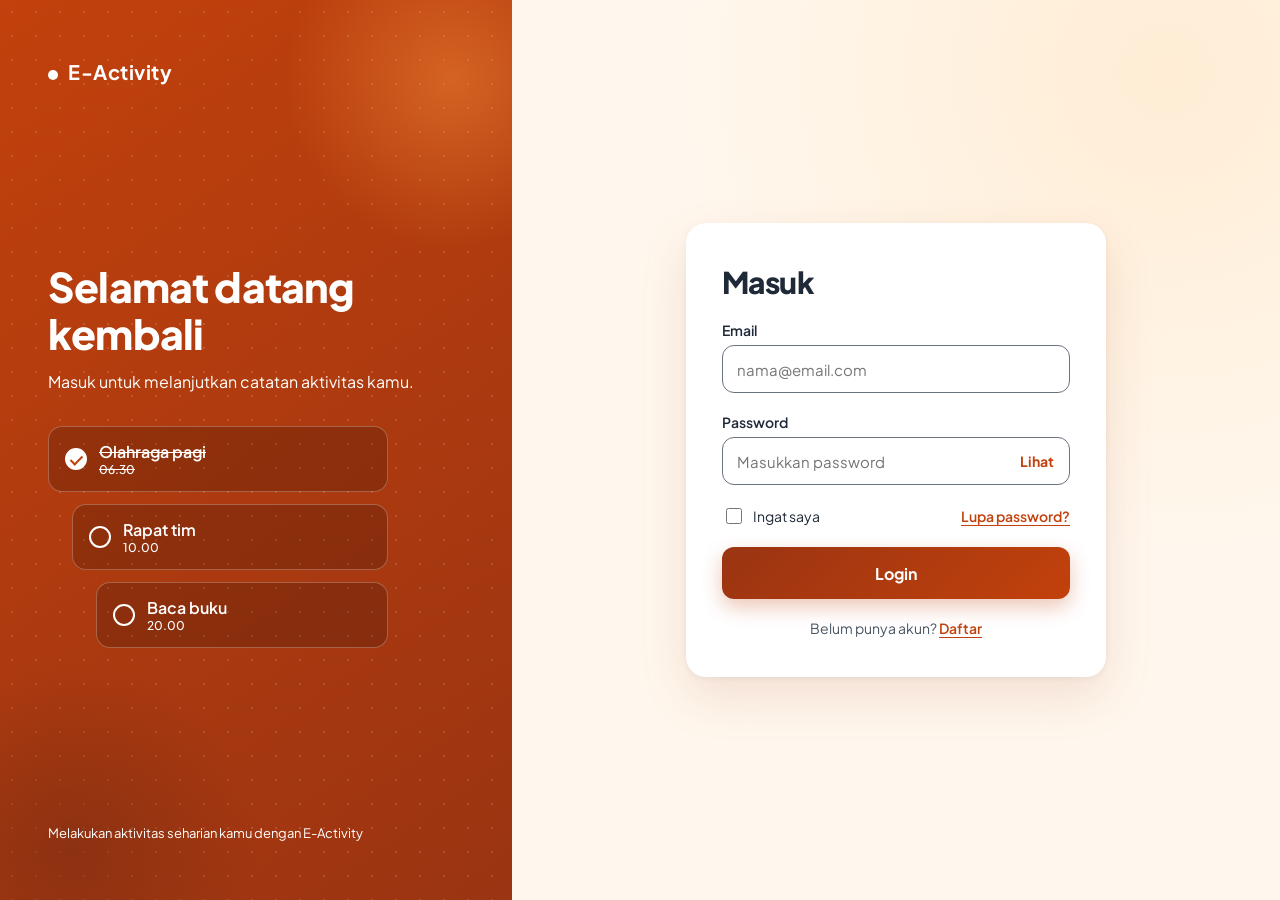
<file: index.html>
<!DOCTYPE html>
<!-- lang="id" memberi tahu browser bahwa halaman ini berbahasa Indonesia -->
<html lang="id">
<head>
  <meta charset="UTF-8">
  <!-- Baris viewport ini wajib supaya tampilan responsif di HP -->
  <meta name="viewport" content="width=device-width, initial-scale=1.0">
  <title>Masuk | E-Activity</title>

  <!-- File CSS (tampilan) akan kita buat setelah index.html selesai -->
  <link rel="stylesheet" href="style.css">
</head>
<body>

  <!-- Pembungkus seluruh halaman. Di desktop: panel kiri + form kanan -->
  <main class="login-page">

    <!-- PANEL KIRI: identitas aplikasi (di HP bisa dikecilkan lewat CSS) -->
    <section class="brand-panel">
      <p class="brand-name">E-Activity</p>

      <div class="brand-hero">
        <h1>Selamat datang kembali</h1>
        <p>Masuk untuk melanjutkan catatan aktivitas kamu.</p>

        <!-- Kartu pratinjau: hiasan saja, disembunyikan dari screen reader -->
        <ul class="preview-list" aria-hidden="true">
          <li class="preview-card done">
            <span class="check"></span>
            <span>Olahraga pagi <small>06.30</small></span>
          </li>
          <li class="preview-card">
            <span class="check"></span>
            <span>Rapat tim <small>10.00</small></span>
          </li>
          <li class="preview-card">
            <span class="check"></span>
            <span>Baca buku <small>20.00</small></span>
          </li>
        </ul>
      </div>

      <p class="brand-note">Melakukan aktivitas seharian kamu dengan E-Activity</p>
    </section>

    <!-- PANEL KANAN: form login -->
    <section class="form-panel">

      <!-- novalidate: matikan validasi bawaan browser, supaya pesan error
           kita sendiri (dari script.js) yang tampil dan bisa diuji -->
      <form id="login-form" class="login-form" novalidate>
        <h2>Masuk</h2>

        <!-- Pesan umum (misalnya: "Email atau password salah" atau
             "Akun terkunci sementara"). Awalnya kosong. -->
        <p id="form-message" class="form-message" role="alert" aria-live="polite"></p>

        <!-- FIELD EMAIL -->
        <div class="field">
          <label for="email">Email</label>
          <input
            type="email"
            id="email"
            name="email"
            placeholder="nama@email.com"
            autocomplete="username"
            aria-describedby="email-error">
          <!-- Tempat pesan error khusus email (diisi oleh JavaScript) -->
          <span id="email-error" class="field-error"></span>
        </div>

        <!-- FIELD PASSWORD -->
        <div class="field">
          <label for="password">Password</label>
          <div class="password-wrapper">
            <input
              type="password"
              id="password"
              name="password"
              placeholder="Masukkan password"
              autocomplete="current-password"
              aria-describedby="password-error">
            <!-- type="button" supaya tombol ini tidak ikut mengirim form -->
            <button
              type="button"
              id="toggle-password"
              class="toggle-password"
              aria-label="Tampilkan password">
              Lihat
            </button>
          </div>
          <span id="password-error" class="field-error"></span>
        </div>

        <!-- BARIS: Ingat saya + Lupa password -->
        <div class="options-row">
          <label class="remember">
            <input type="checkbox" id="remember" name="remember">
            Ingat saya
          </label>
          <a href="forgot.html" id="forgot-link">Lupa password?</a>
        </div>

        <!-- TOMBOL LOGIN: type="submit" supaya bisa ditekan dengan Enter -->
        <button type="submit" id="login-button" class="login-button">Login</button>

        <!-- LINK KE REGISTRASI (project kedua nanti) -->
        <p class="register-text">
          Belum punya akun? <a href="register.html" id="register-link">Daftar</a>
        </p>
      </form>

    </section>
  </main>

  <!-- File JavaScript (logika) dimuat paling bawah, setelah semua elemen
       di atas ada. Akan kita buat setelah style.css -->
  <script src="script.js"></script>
</body>
</html>
</file>
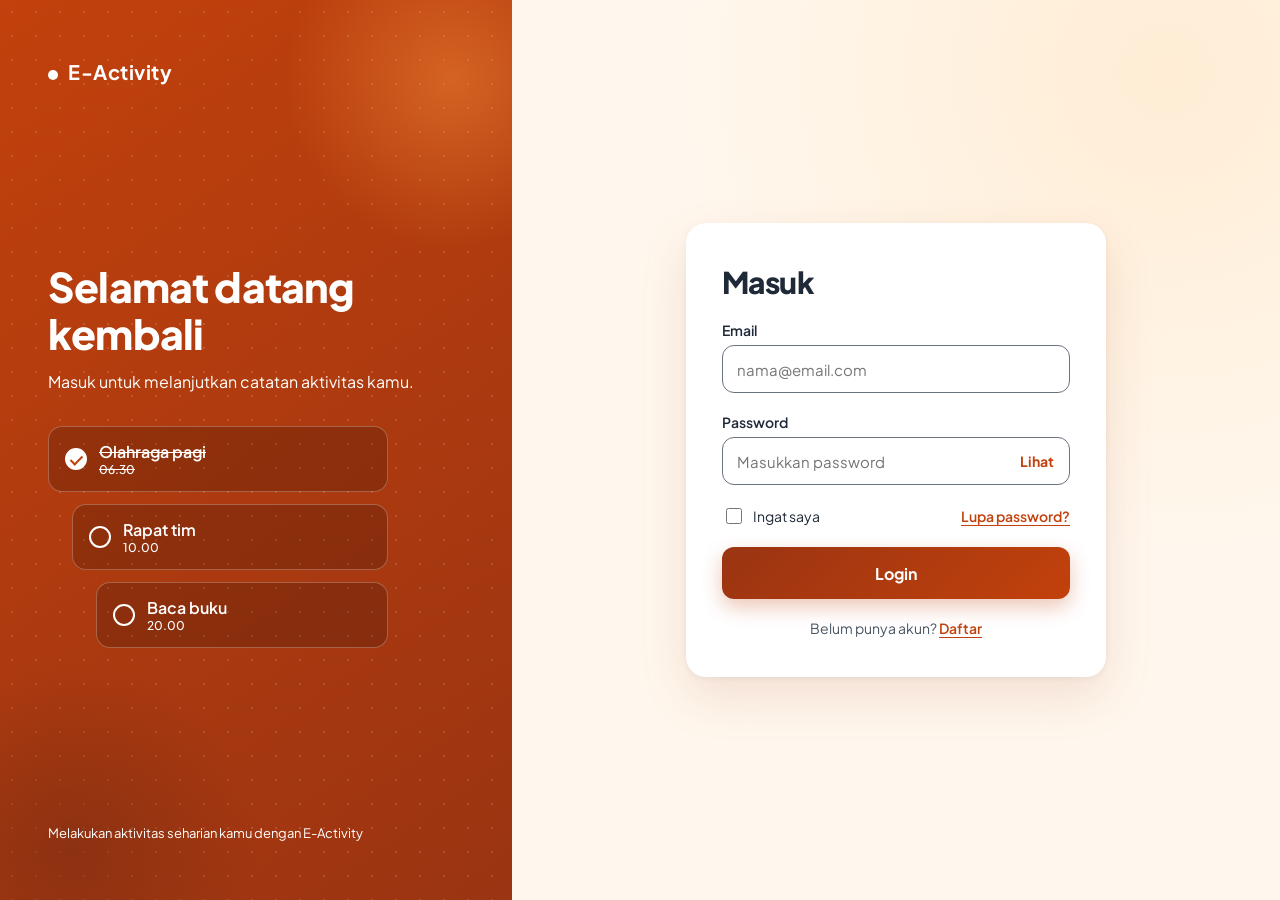
<file: dashboard.html>
<!DOCTYPE html>
<html lang="id">
<head>
  <meta charset="UTF-8">
  <meta name="viewport" content="width=device-width, initial-scale=1.0">
  <title>Dashboard | E-Activity</title>

  <!-- style.css dipakai lagi supaya warna dan font sama dengan halaman login -->
  <link rel="stylesheet" href="style.css">

  <!-- Gaya khusus dashboard ditulis di sini supaya style.css tetap rapi -->
  <style>
    .topbar {
      display: flex;
      justify-content: space-between;
      align-items: center;
      padding: 16px 32px;
      background: var(--warna-utama);
      color: var(--putih);
    }

    .topbar .brand-name {
      font-size: 20px;
    }

    .logout-button {
      height: 40px;
      padding: 0 20px;
      border: 2px solid var(--putih);
      border-radius: 8px;
      background: transparent;
      color: var(--putih);
      font-size: 14px;
      font-weight: 600;
      cursor: pointer;
    }

    .logout-button:hover {
      background: var(--putih);
      color: var(--warna-utama);
    }

    .logout-button:focus-visible {
      outline: 3px solid #FDBA74;
      outline-offset: 2px;
    }

    .dashboard-content {
      max-width: 720px;
      margin: 48px auto;
      padding: 0 24px;
    }

    .dashboard-content h1 {
      margin: 0 0 8px;
      font-size: 28px;
    }

    .dashboard-content p {
      margin: 0 0 24px;
      color: var(--teks-redup);
      line-height: 1.5;
    }

    .card {
      padding: 24px;
      border: 1px solid var(--garis);
      border-radius: 12px;
    }

    .card h2 {
      margin: 0 0 8px;
      font-size: 18px;
    }

    .card p {
      margin: 0;
    }

    @media (max-width: 768px) {
      .topbar {
        padding: 16px 24px;
      }
    }
  </style>
</head>

<!-- hidden: halaman disembunyikan dulu. Baru ditampilkan oleh script
     di bawah kalau pengguna terbukti sudah login. -->
<body hidden>

  <header class="topbar">
    <p class="brand-name">E-Activity</p>
    <button type="button" id="logout-button" class="logout-button">Logout</button>
  </header>

  <main class="dashboard-content">
    <h1>Selamat datang di E-Activity</h1>
    <p>Kamu berhasil masuk. Ini halaman dashboard sederhana untuk pengujian login.</p>

    <section class="card">
      <h2>Catatan aktivitas hari ini</h2>
      <p>Belum ada catatan aktivitas.</p>
    </section>
  </main>

  <script>
    /* PROTEKSI HALAMAN (REQ-08)
       script.js menyimpan tanda "sudahLogin" saat login berhasil.
       Kalau tanda itu tidak ada, pengguna dikembalikan ke halaman login. */
    const KEY_SESI = "sudahLogin";

    if (sessionStorage.getItem(KEY_SESI) !== "true") {
      // replace() supaya tombol Back tidak kembali ke dashboard
      window.location.replace("index.html");
    } else {
      // Sudah login: tampilkan halaman
      document.body.hidden = false;
    }

    /* TOMBOL LOGOUT
       Hapus tanda login, lalu kembali ke halaman login. */
    document.getElementById("logout-button").addEventListener("click", function () {
      sessionStorage.removeItem(KEY_SESI);
      window.location.replace("index.html");
    });
  </script>
</body>
</html>
</file>
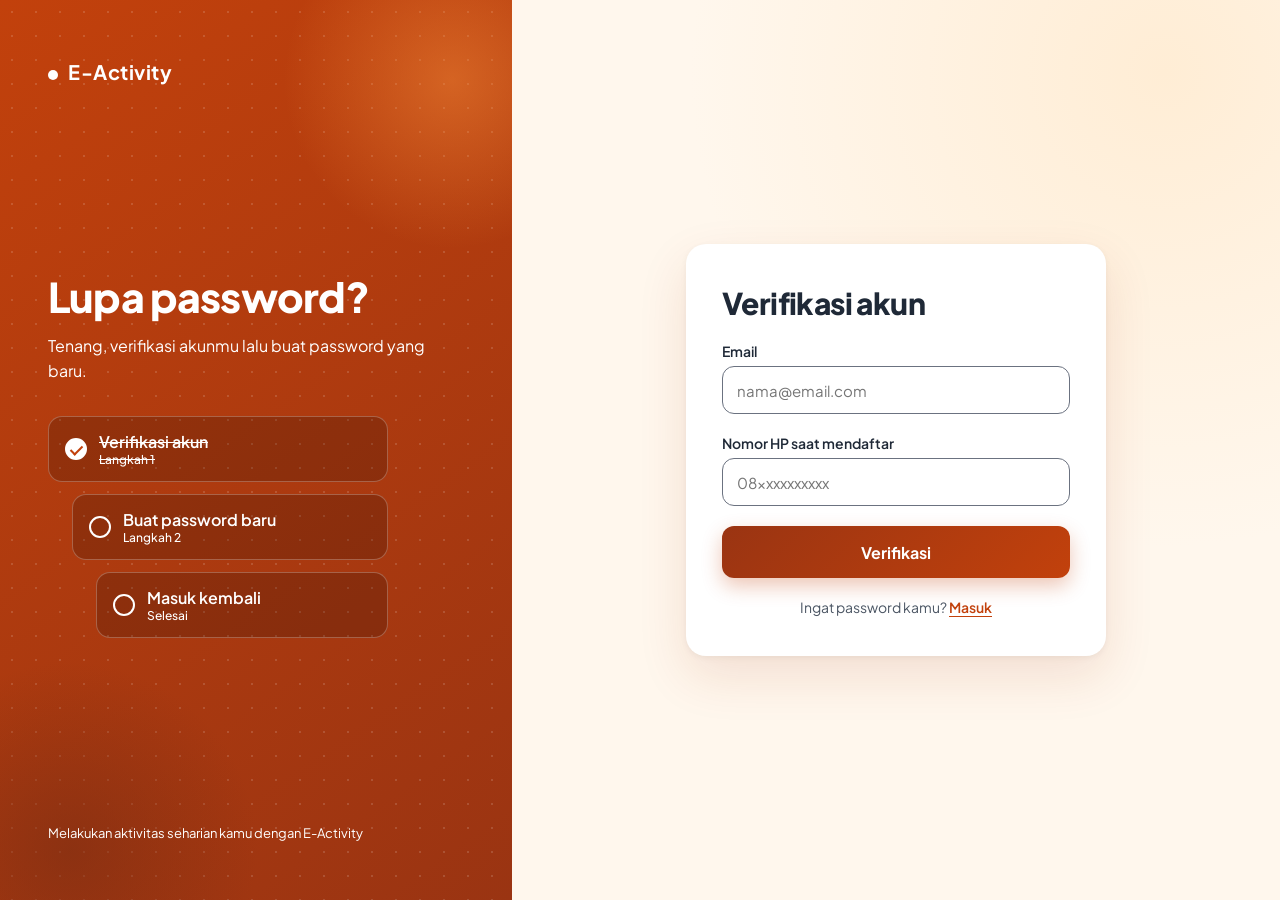
<file: forgot.html>
<!DOCTYPE html>
<html lang="id">
<head>
  <meta charset="UTF-8">
  <meta name="viewport" content="width=device-width, initial-scale=1.0">
  <title>Lupa Password | E-Activity</title>
  <link rel="stylesheet" href="style.css">
</head>
<body>

  <main class="login-page">

    <!-- PANEL KIRI -->
    <section class="brand-panel">
      <p class="brand-name">E-Activity</p>

      <div class="brand-hero">
        <h1>Lupa password?</h1>
        <p>Tenang, verifikasi akunmu lalu buat password yang baru.</p>

        <ul class="preview-list" aria-hidden="true">
          <li class="preview-card done">
            <span class="check"></span>
            <span>Verifikasi akun <small>Langkah 1</small></span>
          </li>
          <li class="preview-card">
            <span class="check"></span>
            <span>Buat password baru <small>Langkah 2</small></span>
          </li>
          <li class="preview-card">
            <span class="check"></span>
            <span>Masuk kembali <small>Selesai</small></span>
          </li>
        </ul>
      </div>

      <p class="brand-note">Melakukan aktivitas seharian kamu dengan E-Activity</p>
    </section>

    <!-- PANEL KANAN -->
    <section class="form-panel">

      <!-- LANGKAH 1: VERIFIKASI AKUN (tampil lebih dulu) -->
      <form id="verify-form" class="login-form" novalidate>
        <h2>Verifikasi akun</h2>
        <p id="verify-message" class="form-message" role="alert" aria-live="polite"></p>

        <div class="field">
          <label for="email">Email</label>
          <input type="email" id="email" name="email" placeholder="nama@email.com"
                 autocomplete="email" aria-describedby="email-error">
          <span id="email-error" class="field-error"></span>
        </div>

        <div class="field">
          <label for="telepon">Nomor HP saat mendaftar</label>
          <input type="tel" id="telepon" name="telepon" placeholder="08xxxxxxxxxx"
                 inputmode="numeric" autocomplete="tel" aria-describedby="telepon-error">
          <span id="telepon-error" class="field-error"></span>
        </div>

        <button type="submit" id="verify-button" class="login-button">Verifikasi</button>

        <p class="register-text">
          Ingat password kamu? <a href="index.html" id="login-link">Masuk</a>
        </p>
      </form>

      <!-- LANGKAH 2: PASSWORD BARU (disembunyikan sampai verifikasi berhasil).
           display: none dipasang langsung di sini; script.js forgot.js
           menghapusnya saat verifikasi berhasil. -->
      <form id="reset-form" class="login-form" style="display: none" novalidate>
        <h2>Password baru</h2>
        <p id="reset-message" class="form-message" role="alert" aria-live="polite"></p>

        <div class="field">
          <label for="password">Password baru</label>
          <div class="password-wrapper">
            <input type="password" id="password" name="password"
                   placeholder="Minimal 8 karakter, huruf dan angka"
                   autocomplete="new-password" aria-describedby="password-error">
            <button type="button" class="toggle-password" data-target="password"
                    aria-label="Tampilkan password">Lihat</button>
          </div>
          <span id="password-error" class="field-error"></span>
        </div>

        <div class="field">
          <label for="konfirmasi">Konfirmasi password baru</label>
          <div class="password-wrapper">
            <input type="password" id="konfirmasi" name="konfirmasi"
                   placeholder="Ulangi password baru" autocomplete="new-password"
                   aria-describedby="konfirmasi-error">
            <button type="button" class="toggle-password" data-target="konfirmasi"
                    aria-label="Tampilkan konfirmasi password">Lihat</button>
          </div>
          <span id="konfirmasi-error" class="field-error"></span>
        </div>

        <button type="submit" id="reset-button" class="login-button">Simpan password baru</button>
      </form>

    </section>
  </main>

  <script src="forgot.js"></script>
</body>
</html>
</file>
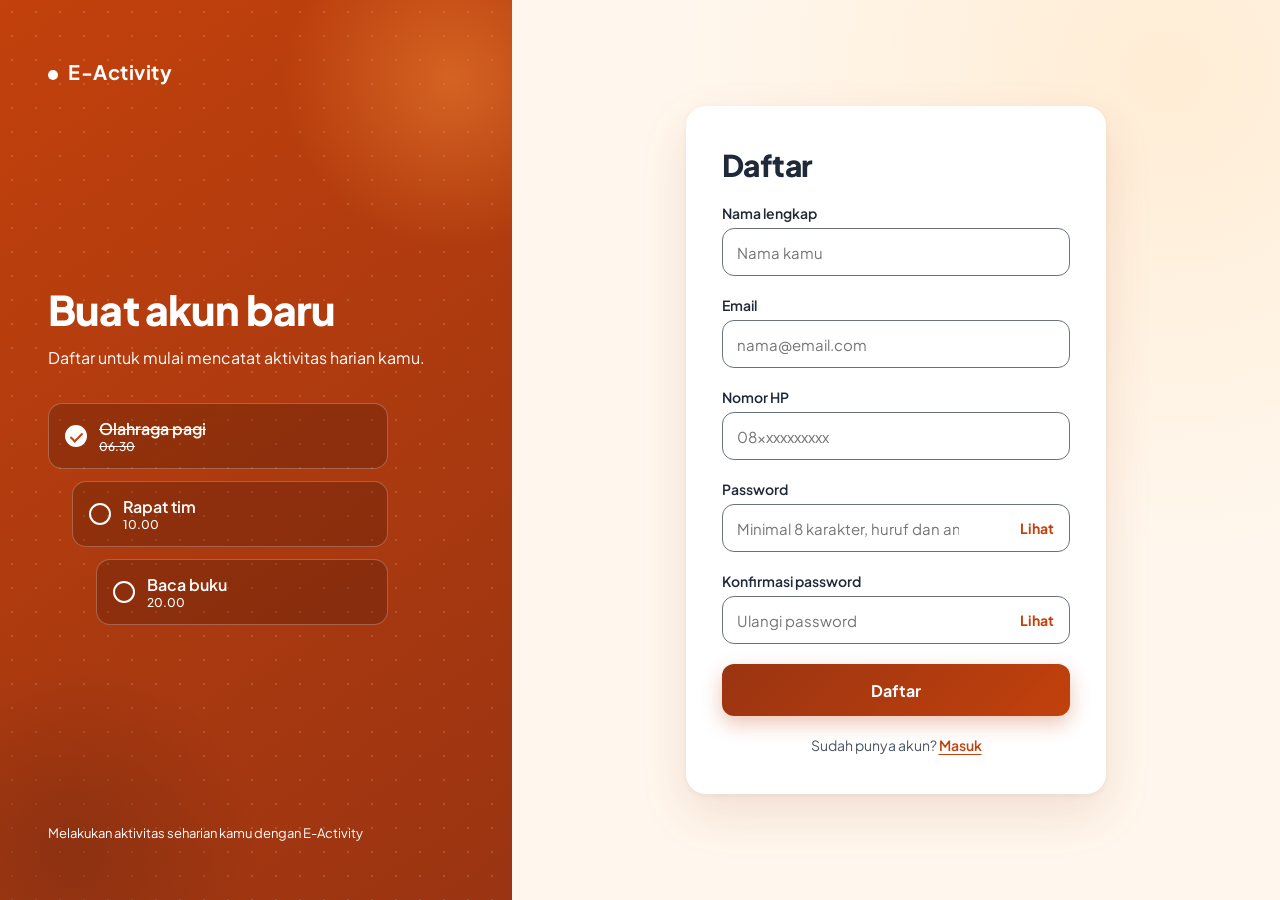
<file: register.html>
<!DOCTYPE html>
<html lang="id">
<head>
  <meta charset="UTF-8">
  <meta name="viewport" content="width=device-width, initial-scale=1.0">
  <title>Daftar | E-Activity</title>

  <!-- Memakai style.css yang sama dengan halaman login,
       jadi tampilannya otomatis serasi -->
  <link rel="stylesheet" href="style.css">
</head>
<body>

  <main class="login-page">

    <!-- PANEL KIRI (sama seperti halaman login, teksnya diganti) -->
    <section class="brand-panel">
      <p class="brand-name">E-Activity</p>

      <div class="brand-hero">
        <h1>Buat akun baru</h1>
        <p>Daftar untuk mulai mencatat aktivitas harian kamu.</p>

        <ul class="preview-list" aria-hidden="true">
          <li class="preview-card done">
            <span class="check"></span>
            <span>Olahraga pagi <small>06.30</small></span>
          </li>
          <li class="preview-card">
            <span class="check"></span>
            <span>Rapat tim <small>10.00</small></span>
          </li>
          <li class="preview-card">
            <span class="check"></span>
            <span>Baca buku <small>20.00</small></span>
          </li>
        </ul>
      </div>

      <p class="brand-note">Melakukan aktivitas seharian kamu dengan E-Activity</p>
    </section>

    <!-- PANEL KANAN: form pendaftaran -->
    <section class="form-panel">
      <form id="register-form" class="login-form" novalidate>
        <h2>Daftar</h2>

        <!-- Pesan umum (berhasil atau gagal) -->
        <p id="form-message" class="form-message" role="alert" aria-live="polite"></p>

        <!-- NAMA LENGKAP -->
        <div class="field">
          <label for="nama">Nama lengkap</label>
          <input type="text" id="nama" name="nama" placeholder="Nama kamu"
                 autocomplete="name" aria-describedby="nama-error">
          <span id="nama-error" class="field-error"></span>
        </div>

        <!-- EMAIL -->
        <div class="field">
          <label for="email">Email</label>
          <input type="email" id="email" name="email" placeholder="nama@email.com"
                 autocomplete="email" aria-describedby="email-error">
          <span id="email-error" class="field-error"></span>
        </div>

        <!-- NOMOR HP -->
        <div class="field">
          <label for="telepon">Nomor HP</label>
          <input type="tel" id="telepon" name="telepon" placeholder="08xxxxxxxxxx"
                 inputmode="numeric" autocomplete="tel" aria-describedby="telepon-error">
          <span id="telepon-error" class="field-error"></span>
        </div>

        <!-- PASSWORD -->
        <div class="field">
          <label for="password">Password</label>
          <div class="password-wrapper">
            <input type="password" id="password" name="password"
                   placeholder="Minimal 8 karakter, huruf dan angka"
                   autocomplete="new-password" aria-describedby="password-error">
            <!-- data-target = id kolom yang dikendalikan tombol ini -->
            <button type="button" class="toggle-password" data-target="password"
                    aria-label="Tampilkan password">Lihat</button>
          </div>
          <span id="password-error" class="field-error"></span>
        </div>

        <!-- KONFIRMASI PASSWORD -->
        <div class="field">
          <label for="konfirmasi">Konfirmasi password</label>
          <div class="password-wrapper">
            <input type="password" id="konfirmasi" name="konfirmasi"
                   placeholder="Ulangi password" autocomplete="new-password"
                   aria-describedby="konfirmasi-error">
            <button type="button" class="toggle-password" data-target="konfirmasi"
                    aria-label="Tampilkan konfirmasi password">Lihat</button>
          </div>
          <span id="konfirmasi-error" class="field-error"></span>
        </div>

        <button type="submit" id="register-button" class="login-button">Daftar</button>

        <p class="register-text">
          Sudah punya akun? <a href="index.html" id="login-link">Masuk</a>
        </p>
      </form>
    </section>
  </main>

  <script src="register.js"></script>
</body>
</html>
</file>
<file: style.css>
/* ==========================================================
   style.css - tampilan halaman login E-Activity (versi modern)
   Perubahan dari versi pertama: font baru, panel gradien dengan
   bentuk melayang, form berbentuk kartu, animasi halus.
   Nama class dan id TIDAK berubah, jadi script.js dan test case
   tetap berlaku.
   ========================================================== */

/* 1. FONT
   Plus Jakarta Sans diambil dari Google Fonts (butuh internet).
   Kalau gagal dimuat, browser memakai font cadangan di --font. */
   @import url("https://fonts.googleapis.com/css2?family=Plus+Jakarta+Sans:wght@400;500;600;700;800&display=swap");

   /* 2. VARIABEL (warna dan font). Ubah di sini untuk ganti tema. */
   :root {
     --warna-utama: #C2410C;
     --warna-utama-gelap: #9A3412;
     --teks: #1F2937;
     --teks-redup: #4B5563;
     --garis: #6B7280;
     --error: #B91C1C;
     --sukses: #166534;
     --putih: #FFFFFF;
     --latar-form: #FFF7ED;
     --font: "Plus Jakarta Sans", "Segoe UI", Arial, sans-serif;
   }
   
   * {
     box-sizing: border-box;
   }
   
   body {
     margin: 0;
     font-family: var(--font);
     color: var(--teks);
     background: var(--putih);
   }
   
   /* Tombol dan kolom isian tidak otomatis memakai font body */
   button,
   input {
     font-family: inherit;
   }
   
   /* 3. ANIMASI
      keyframes = definisi gerakan. Dipakai lewat properti "animation". */
   @keyframes naik {
     from { opacity: 0; transform: translateY(16px); }
     to   { opacity: 1; transform: none; }
   }
   
   @keyframes melayang {
     from { transform: translate(0, 0) scale(1); }
     to   { transform: translate(-30px, 40px) scale(1.15); }
   }
   
   @keyframes getar {
     0%, 100% { transform: translateX(0); }
     25%      { transform: translateX(-6px); }
     75%      { transform: translateX(6px); }
   }
   
   /* 4. LAYOUT UTAMA */
   .login-page {
     display: flex;
     min-height: 100vh;
   }
   
   /* 5. PANEL KIRI
      Latar: pola titik halus + gradien. Dua bentuk bulat besar
      (::before dan ::after) melayang pelan sebagai hiasan. */
   .brand-panel {
     position: relative;
     overflow: hidden;
     flex: 0 0 40%;
     padding: 56px 48px;
     display: flex;
     flex-direction: column;
     justify-content: space-between;
     color: var(--putih);
     background:
       radial-gradient(rgba(255, 255, 255, 0.14) 1px, transparent 1px) 0 0 / 24px 24px,
       linear-gradient(145deg, #C2410C 0%, #9A3412 100%);
   }
   
   .brand-panel::before,
   .brand-panel::after {
     content: "";
     position: absolute;
     border-radius: 50%;
     pointer-events: none;
     animation: melayang 12s ease-in-out infinite alternate;
   }
   
   .brand-panel::before {
     width: 340px;
     height: 340px;
     top: -90px;
     right: -110px;
     background: radial-gradient(circle, #FB923C, transparent 70%);
     opacity: 0.45;
   }
   
   .brand-panel::after {
     width: 380px;
     height: 380px;
     bottom: -140px;
     left: -120px;
     background: radial-gradient(circle, #7C2D12, transparent 70%);
     opacity: 0.6;
     animation-duration: 16s;
     animation-direction: alternate-reverse;
   }
   
   /* Isi teks berada di atas bentuk hiasan, dan muncul bergantian */
   .brand-panel > * {
     position: relative;
     z-index: 1;
     animation: naik 0.7s ease both;
   }
   
   .brand-panel > :nth-child(2) { animation-delay: 0.1s; }
   .brand-panel > :nth-child(3) { animation-delay: 0.2s; }
   .brand-panel > :nth-child(4) { animation-delay: 0.3s; }
   
   .brand-name {
     margin: 0;
     font-size: 20px;
     font-weight: 700;
     letter-spacing: 0.5px;
   }
   
   /* Titik kecil di depan nama aplikasi */
   .brand-name::before {
     content: "";
     display: inline-block;
     width: 10px;
     height: 10px;
     margin-right: 10px;
     border-radius: 50%;
     background: var(--putih);
   }
   
   .brand-panel h1 {
     margin: 0 0 12px;
     font-size: clamp(2rem, 3.2vw, 2.75rem);
     font-weight: 800;
     line-height: 1.15;
     letter-spacing: -0.02em;
   }
   
   .brand-panel p {
     margin: 0;
     line-height: 1.6;
   }
   
   .brand-note {
     font-size: 13px;
   }
   
   /* 6. PANEL KANAN: latar krem lembut dengan sorotan di pojok */
   .form-panel {
     flex: 1;
     display: flex;
     align-items: center;
     justify-content: center;
     padding: 32px;
     background:
       radial-gradient(circle at 85% 8%, #FFEDD5, transparent 45%),
       var(--latar-form);
   }
   
   /* Form berbentuk kartu putih dengan bayangan lembut */
   .login-form {
     width: 100%;
     max-width: 420px;
     display: flex;
     flex-direction: column;
     gap: 20px;
     padding: 40px 36px;
     border-radius: 20px;
     background: var(--putih);
     box-shadow:
       0 20px 50px rgba(154, 52, 18, 0.12),
       0 2px 6px rgba(0, 0, 0, 0.05);
   }
   
   /* Tiap bagian form muncul naik satu per satu */
   .login-form > * {
     animation: naik 0.5s ease both;
   }
   
   .login-form > :nth-child(1) { animation-delay: 0.05s; }
   .login-form > :nth-child(2) { animation-delay: 0.10s; }
   .login-form > :nth-child(3) { animation-delay: 0.15s; }
   .login-form > :nth-child(4) { animation-delay: 0.20s; }
   .login-form > :nth-child(5) { animation-delay: 0.25s; }
   .login-form > :nth-child(6) { animation-delay: 0.30s; }
   .login-form > :nth-child(7) { animation-delay: 0.35s; }
   
   .login-form h2 {
     margin: 0;
     font-size: 30px;
     font-weight: 800;
     letter-spacing: -0.02em;
   }
   
   /* 7. FIELD */
   .field {
     display: flex;
     flex-direction: column;
     gap: 6px;
   }
   
   .field label {
     font-size: 14px;
     font-weight: 600;
   }
   
   .field input {
     width: 100%;
     height: 48px;
     padding: 0 14px;
     border: 1.5px solid var(--garis);
     border-radius: 12px;
     background: var(--putih);
     font-size: 15px;
     transition: border-color 0.2s, box-shadow 0.2s;
   }
   
   .field input:hover {
     border-color: var(--teks);
   }
   
   /* Saat difokuskan: garis oranye dan cincin cahaya lembut */
   .field input:focus {
     outline: 2px solid transparent;
     border-color: var(--warna-utama);
     box-shadow: 0 0 0 4px rgba(194, 65, 12, 0.18);
   }
   
   /* Kolom bermasalah: garis merah dan sedikit getaran */
   .field input.invalid {
     border-color: var(--error);
     box-shadow: 0 0 0 3px rgba(185, 28, 28, 0.12);
     animation: getar 0.35s ease;
   }
   
   .field input.invalid:focus {
     box-shadow: 0 0 0 4px rgba(185, 28, 28, 0.2);
   }
   
   .field-error {
     font-size: 13px;
     font-weight: 500;
     color: var(--error);
   }
   
   .field-error:empty {
     display: none;
   }
   
   /* 8. PASSWORD + TOMBOL LIHAT */
   .password-wrapper {
     position: relative;
   }
   
   .password-wrapper input {
     padding-right: 110px;
   }
   
   .toggle-password {
     position: absolute;
     top: 0;
     right: 6px;
     height: 48px;
     padding: 0 10px;
     border: 0;
     border-radius: 8px;
     background: transparent;
     color: var(--warna-utama);
     font-size: 14px;
     font-weight: 700;
     cursor: pointer;
     transition: color 0.2s;
   }
   
   .toggle-password:hover {
     color: var(--warna-utama-gelap);
   }
   
   /* 9. BARIS INGAT SAYA + LUPA PASSWORD */
   .options-row {
     display: flex;
     justify-content: space-between;
     align-items: center;
     font-size: 14px;
   }
   
   .remember {
     display: flex;
     align-items: center;
     gap: 8px;
   }
   
   .remember input {
     width: 16px;
     height: 16px;
     accent-color: var(--warna-utama);
   }
   
   a {
     color: var(--warna-utama);
     font-weight: 600;
     text-underline-offset: 3px;
   }
   
   a:hover {
     color: var(--warna-utama-gelap);
   }
   
   /* Penanda fokus keyboard yang jelas untuk tombol dan link */
   .login-button:focus-visible,
   .toggle-password:focus-visible,
   a:focus-visible {
     outline: 3px solid var(--warna-utama-gelap);
     outline-offset: 3px;
   }
   
   /* 10. TOMBOL LOGIN: gradien, naik sedikit saat disorot */
   .login-button {
     height: 52px;
     border: 0;
     border-radius: 12px;
     background: linear-gradient(135deg, var(--warna-utama-gelap), var(--warna-utama));
     color: var(--putih);
     font-size: 16px;
     font-weight: 700;
     cursor: pointer;
     box-shadow: 0 8px 20px rgba(194, 65, 12, 0.3);
     transition: transform 0.15s, box-shadow 0.2s;
   }
   
   .login-button:hover {
     transform: translateY(-2px);
     box-shadow: 0 12px 26px rgba(194, 65, 12, 0.38);
   }
   
   .login-button:active {
     transform: translateY(0) scale(0.99);
   }
   
   /* Saat akun terkunci */
   .login-button:disabled {
     background: #9CA3AF;
     box-shadow: none;
     transform: none;
     cursor: not-allowed;
   }
   
   .register-text {
     margin: 0;
     text-align: center;
     font-size: 14px;
     color: var(--teks-redup);
   }
   
   /* 11. PESAN UMUM DI ATAS FORM */
   .form-message {
     margin: 0;
     padding: 12px 14px;
     border-left: 4px solid transparent;
     border-radius: 12px;
     font-size: 14px;
     font-weight: 500;
   }
   
   .form-message:empty {
     display: none;
   }
   
   .form-message.error {
     border-left-color: var(--error);
     background: #FEE2E2;
     color: var(--error);
   }
   
   .form-message.success {
     border-left-color: var(--sukses);
     background: #DCFCE7;
     color: var(--sukses);
   }
   
   /* 12. TAMPILAN HP (layar 768px ke bawah) */
   @media (max-width: 768px) {
     .login-page {
       flex-direction: column;
     }
   
     .brand-panel {
       flex: none;
       padding: 28px 24px;
       gap: 8px;
     }
   
     .brand-panel::before {
       width: 220px;
       height: 220px;
     }
   
     .brand-panel::after {
       width: 240px;
       height: 240px;
     }
   
     .brand-panel h1 {
       font-size: 1.6rem;
     }
   
     .brand-note {
       display: none;
     }
   
     .form-panel {
       align-items: flex-start;
       padding: 20px;
     }
   
     .login-form {
       padding: 28px 22px;
     }
   }
   
   /* 13. KARTU PRATINJAU AKTIVITAS DI PANEL KIRI */
   .preview-list {
     list-style: none;
     margin: 32px 0 0;
     padding: 0;
     max-width: 340px;
     display: flex;
     flex-direction: column;
     gap: 12px;
   }
   
   .preview-card {
     display: flex;
     align-items: center;
     gap: 12px;
     padding: 14px 16px;
     border: 1px solid rgba(255, 255, 255, 0.25);
     border-radius: 14px;
     background: rgba(0, 0, 0, 0.18);
     font-weight: 600;
     animation: apung 5s ease-in-out infinite alternate;
   }
   
   /* Susunan miring seperti tangga, gerakannya tidak serempak */
   .preview-card:nth-child(2) { margin-left: 24px; animation-delay: -1.5s; }
   .preview-card:nth-child(3) { margin-left: 48px; animation-delay: -3s; }
   
   .preview-card small {
     display: block;
     font-size: 12px;
     font-weight: 500;
   }
   
   /* Lingkaran centang */
   .check {
     position: relative;
     flex: none;
     width: 22px;
     height: 22px;
     border: 2px solid var(--putih);
     border-radius: 50%;
   }
   
   .done .check {
     background: var(--putih);
   }
   
   .done .check::after {
     content: "";
     position: absolute;
     top: 3px;
     left: 6px;
     width: 5px;
     height: 10px;
     border-right: 2px solid var(--warna-utama);
     border-bottom: 2px solid var(--warna-utama);
     transform: rotate(45deg);
   }
   
   .done span:last-child {
     text-decoration: line-through;
   }
   
   @keyframes apung {
     from { transform: translateY(0); }
     to   { transform: translateY(-8px); }
   }
   
   /* Di HP kartu disembunyikan supaya header tetap ringkas */
   @media (max-width: 768px) {
     .preview-list {
       display: none;
     }
   }
   
   /* 14. AKSESIBILITAS: hormati pengguna yang mematikan animasi
      di pengaturan perangkatnya (prefers-reduced-motion). */
   @media (prefers-reduced-motion: reduce) {
     *,
     *::before,
     *::after {
       animation: none !important;
       transition: none !important;
     }
   }
</file>
